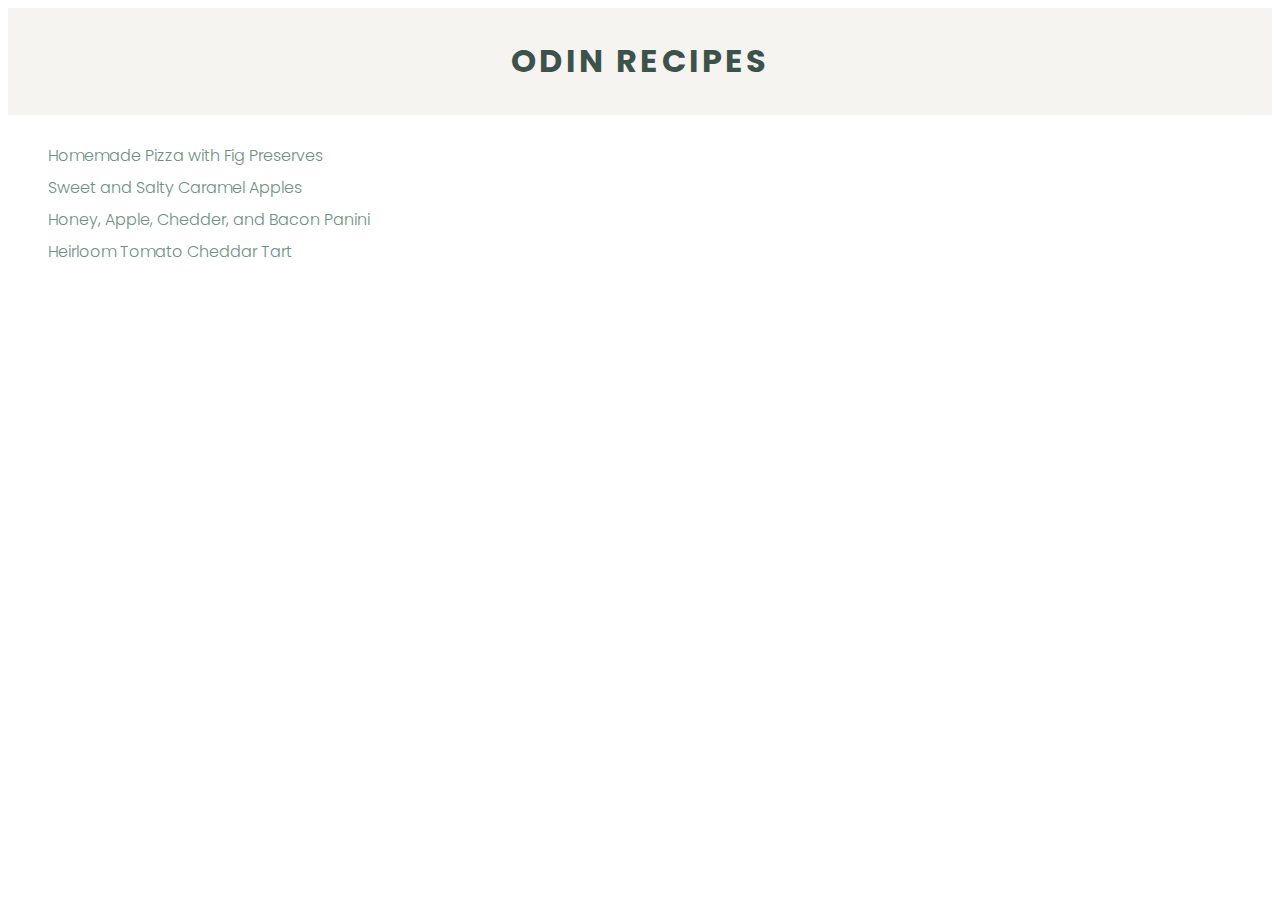
<file: index.html>
<!DOCTYPE html>
<html lang="en">
<head>
    <meta charset="UTF-8">
    <title>Odin Recipes</title>
    <link rel="stylesheet" href="styles.css">
    <link rel="preconnect" href="https://fonts.googleapis.com">
<link rel="preconnect" href="https://fonts.gstatic.com" crossorigin>
<link href="https://fonts.googleapis.com/css2?family=Poppins:ital,wght@0,300;0,600;1,100&display=swap" rel="stylesheet">
</head>

<body>
  <div class="home-title">
    <h1>Odin Recipes</h1>
  </div> 
  <div class="home-link">
    <ul>
      <li><a href="./recipes/pizza-with-fig.html">Homemade Pizza with Fig Preserves</a></li>
      <li><a href="./recipes/caramel-apples.html">Sweet and Salty Caramel Apples</a></li>
      <li><a href="./recipes/honey-apple-chedder-panini.html">Honey, Apple, Chedder, and Bacon Panini</a></li>
      <li><a href="./recipes/tomato-chedder-tart.html">Heirloom Tomato Cheddar Tart</a></li>
    </ul>
  </div>

  
</body>


</html>
</file>
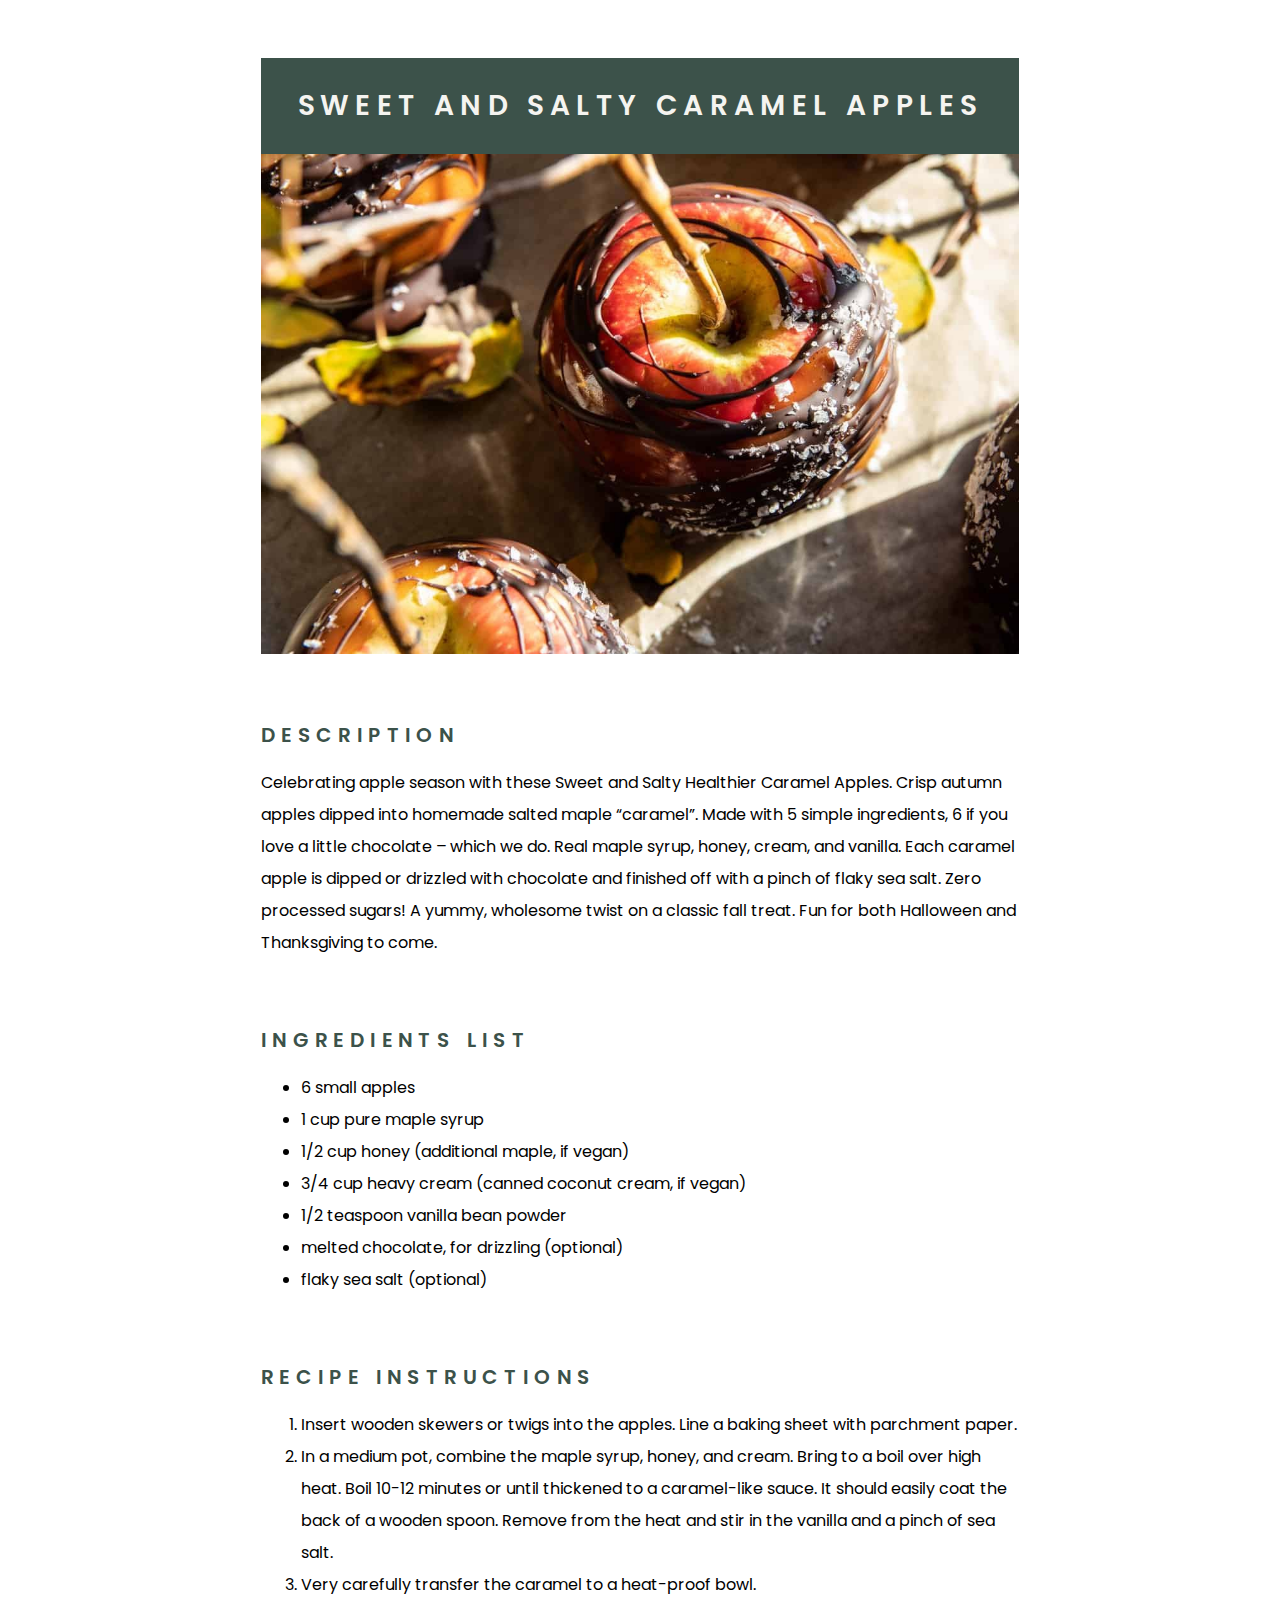
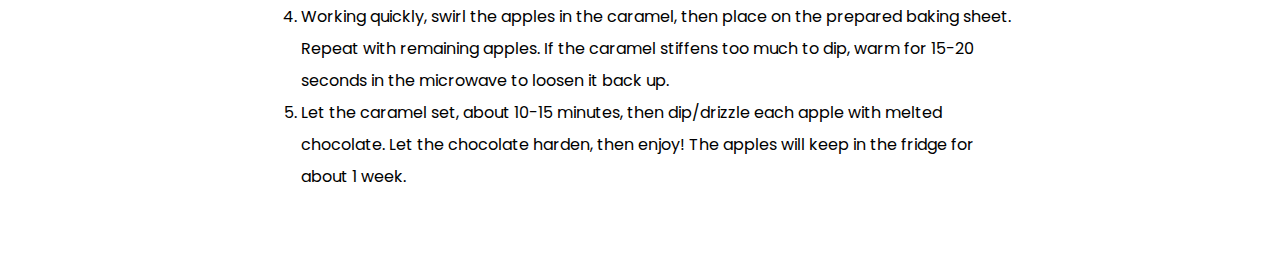
<file: recipes/caramel-apples.html>
<!DOCTYPE html>
<html lang="en">
    <head>
        <meta charset="UTF-8">
        <title>Sweet and Salty Caramel Apples</title>
        <link rel="stylesheet" href="../styles.css">
        <link rel="preconnect" href="https://fonts.googleapis.com">
<link rel="preconnect" href="https://fonts.gstatic.com" crossorigin>
<link href="https://fonts.googleapis.com/css2?family=Poppins:ital,wght@0,300;0,600;1,100&display=swap" rel="stylesheet">
    </head>
    <body>
        <div class="recipe">
            <div class="recipe-title">
                <h1>Sweet and Salty Caramel Apples</h1>
            </div>
            <div class="recipe-image">
                <img src="../images/apples.jpeg" alt="apples-header">
            </div>
            <h2>Description</h2>
            <p>Celebrating apple season with these Sweet and Salty Healthier Caramel Apples. Crisp autumn apples dipped into homemade salted maple “caramel”. Made with 5 simple ingredients, 6 if you love a little chocolate – which we do. Real maple syrup, honey, cream, and vanilla. Each caramel apple is dipped or drizzled with chocolate and finished off with a pinch of flaky sea salt. Zero processed sugars! A yummy, wholesome twist on a classic fall treat. Fun for both Halloween and Thanksgiving to come.</p>
            <h2>Ingredients List</h2>
            <ul>
                <li>6 small apples</li>
                <li>1 cup pure maple syrup</li>
                <li>1/2 cup honey (additional maple, if vegan)</li>
                <li>3/4 cup heavy cream (canned coconut cream, if vegan)</li>
                <li>1/2 teaspoon vanilla bean powder</li>
                <li>melted chocolate, for drizzling (optional)</li>
                <li>flaky sea salt (optional)</li>
            </ul>
            <h2>Recipe Instructions</h2>
            <ol>
                <li>Insert wooden skewers or twigs into the apples. Line a baking sheet with parchment paper.</li>
                <li>In a medium pot, combine the maple syrup, honey, and cream. Bring to a boil over high heat. Boil 10-12 minutes or until thickened to a caramel-like sauce. It should easily coat the back of a wooden spoon. Remove from the heat and stir in the vanilla and a pinch of sea salt.</li>
                <li>Very carefully transfer the caramel to a heat-proof bowl.</li>
                <li>Working quickly, swirl the apples in the caramel, then place on the prepared baking sheet. Repeat with remaining apples. If the caramel stiffens too much to dip, warm for 15-20 seconds in the microwave to loosen it back up.</li>
                <li>Let the caramel set, about 10-15 minutes, then dip/drizzle each apple with melted chocolate. Let the chocolate harden, then enjoy! The apples will keep in the fridge for about 1 week.</li>
                
            </ol>
        </div>
    </body>
</html>
</file>
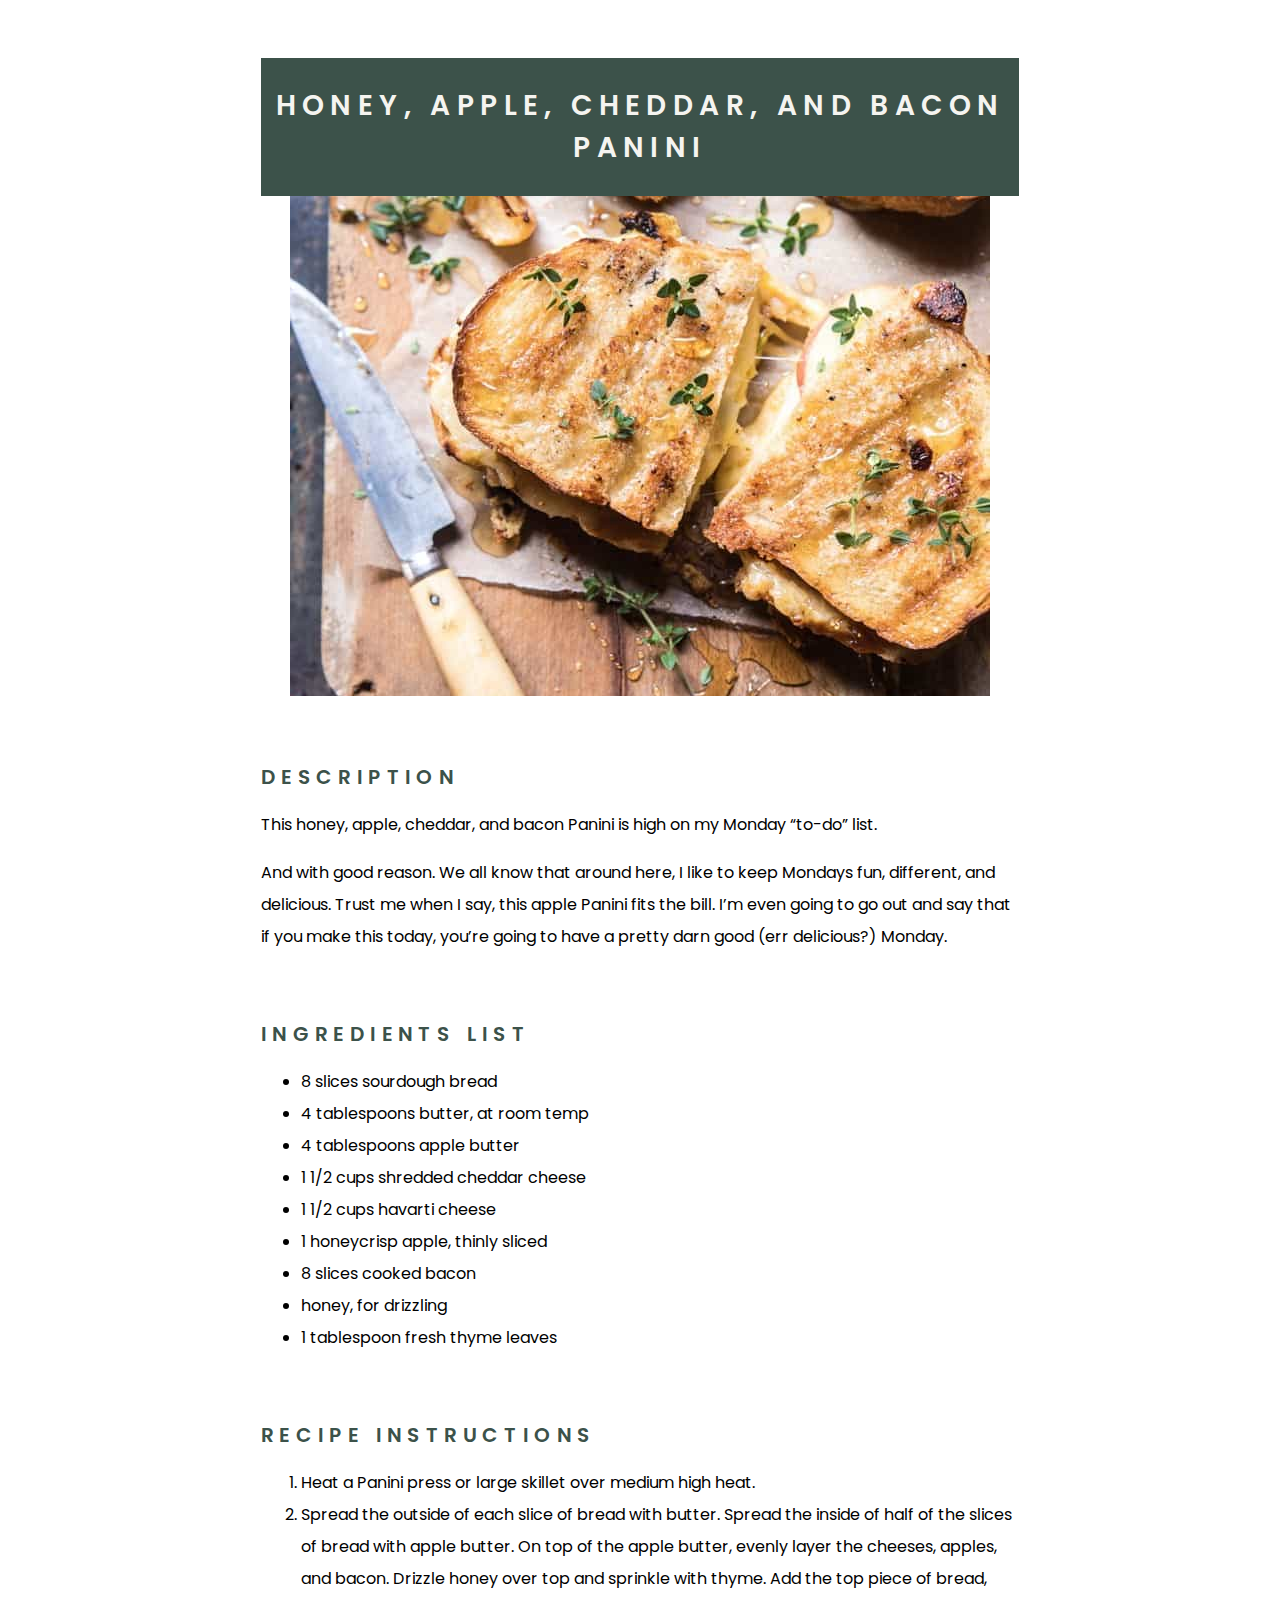
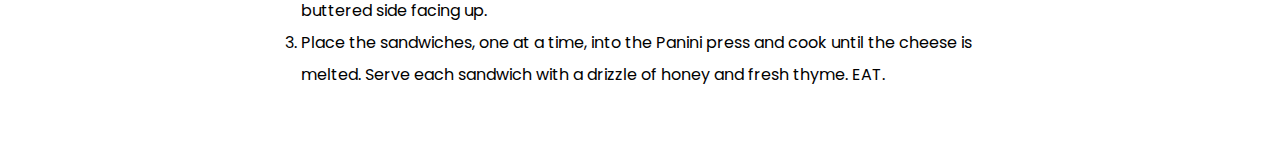
<file: recipes/honey-apple-chedder-panini.html>
<!DOCTYPE html>
<html lang="en">
    <head>
        <meta charset="UTF-8">
        <title>Honey, Apple, Cheddar, and Bacon Panini</title>
        <link rel="stylesheet" href="../styles.css">
        <link rel="preconnect" href="https://fonts.googleapis.com">
<link rel="preconnect" href="https://fonts.gstatic.com" crossorigin>
<link href="https://fonts.googleapis.com/css2?family=Poppins:ital,wght@0,300;0,600;1,100&display=swap" rel="stylesheet">
    </head>

    <body>
        <div class="recipe">
            <div class="recipe-title">
                <h1>Honey, Apple, Cheddar, and Bacon Panini</h1>
            </div>
            <div class="recipe-image">
                <img src="../images/panini.jpeg" alt="panini">
            </div>
            <h2>Description</h2>
            <p>This honey, apple, cheddar, and bacon Panini is high on my Monday “to-do” list.</p>
            <p>And with good reason. We all know that around here, I like to keep Mondays fun, different, and delicious. Trust me when I say, this apple Panini fits the bill. I’m even going to go out and say that if you make this today, you’re going to have a pretty darn good (err delicious?) Monday.</p>
            <h2>Ingredients List</h2>
            <ul>
                <li>8 slices sourdough bread</li>
                <li>4 tablespoons butter, at room temp</li>
                <li>4 tablespoons apple butter</li>
                <li>1 1/2 cups shredded cheddar cheese</li>
                <li>1 1/2 cups havarti cheese</li>
                <li>1 honeycrisp apple, thinly sliced</li>
                <li>8 slices cooked bacon</li>
                <li>honey, for drizzling</li>
                <li>1 tablespoon fresh thyme leaves</li>
            </ul>
            <h2>Recipe Instructions</h2>
            <ol>
                <li>Heat a Panini press or large skillet over medium high heat.</li>
                <li>Spread the outside of each slice of bread with butter. Spread the inside of half of the slices of bread with apple butter. On top of the apple butter, evenly layer the cheeses, apples, and bacon. Drizzle honey over top and sprinkle with thyme. Add the top piece of bread, buttered side facing up.</li>
                <li>Place the sandwiches, one at a time, into the Panini press and cook until the cheese is melted. Serve each sandwich with a drizzle of honey and fresh thyme. EAT. </li>
            </ol>
        </div>
    </body>
</html>
</file>
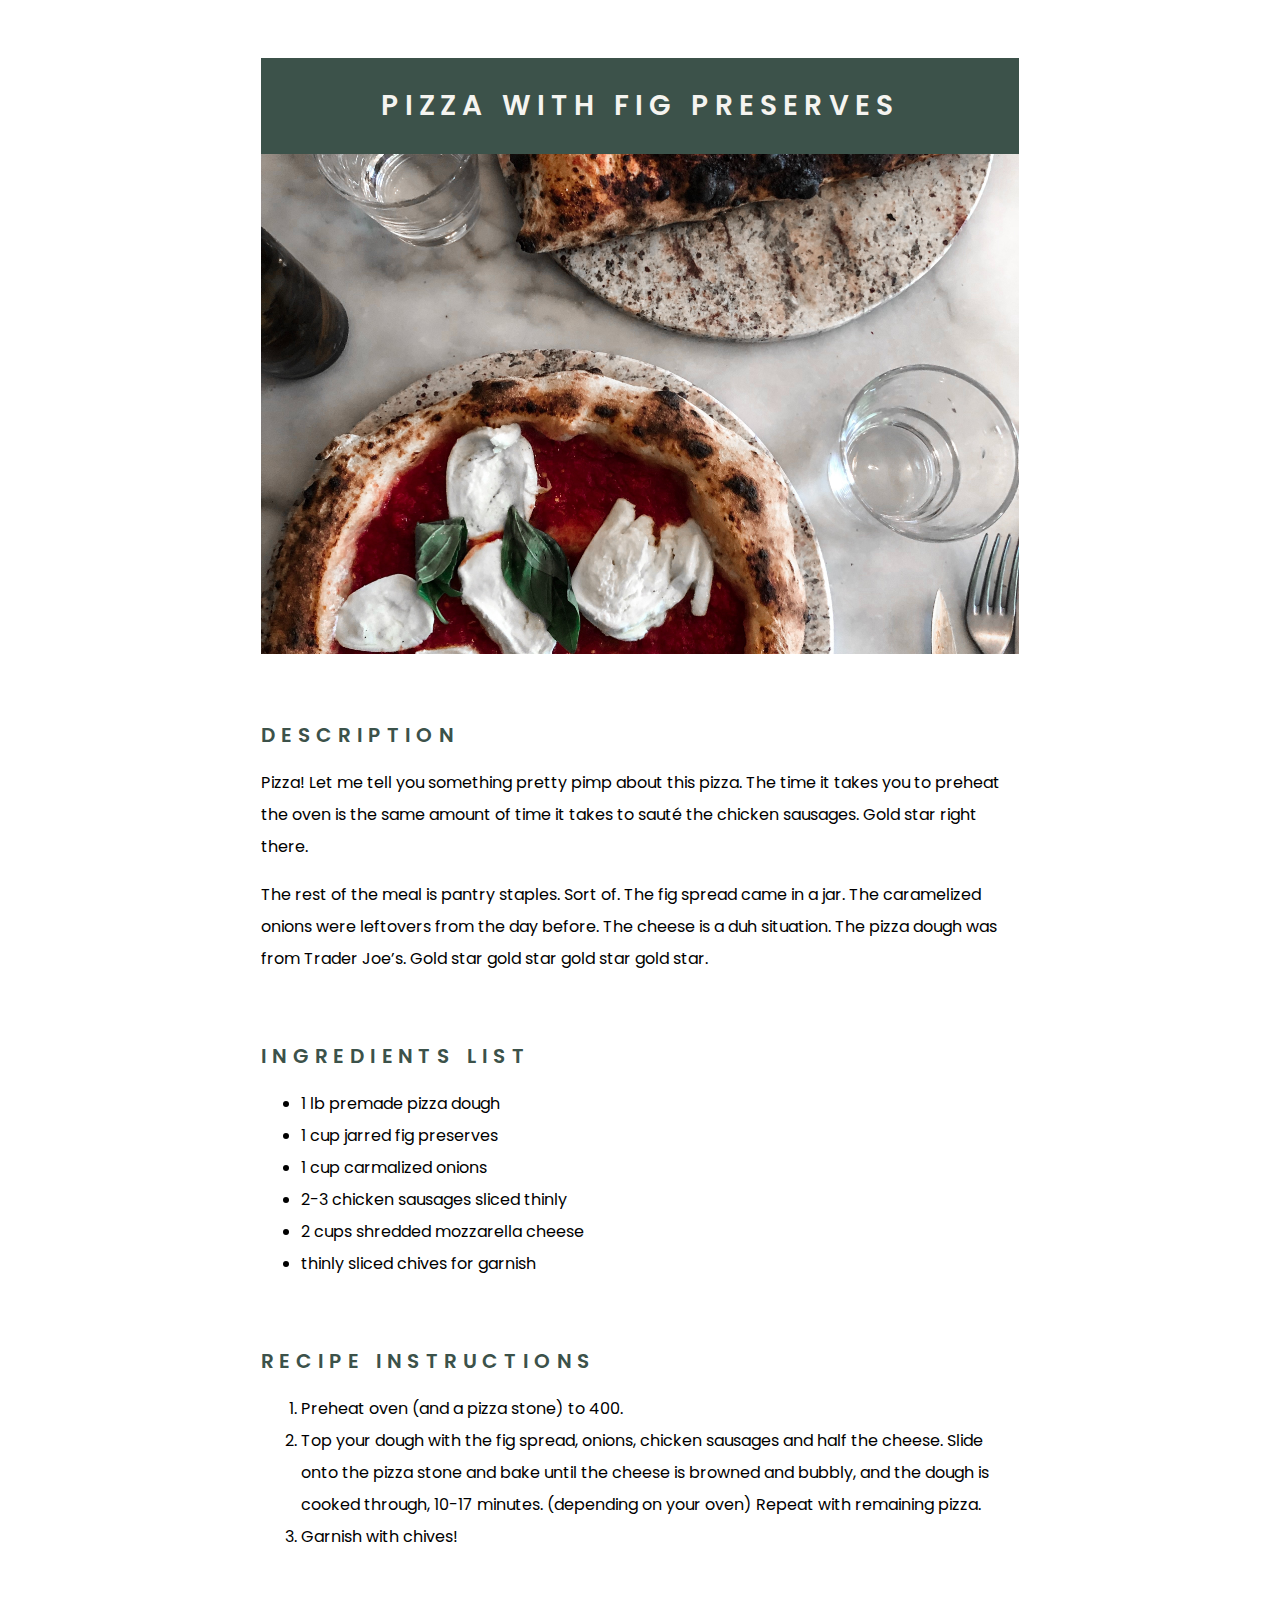
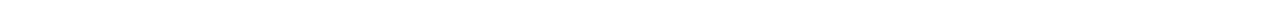
<file: recipes/pizza-with-fig.html>
<!DOCTYPE html>
<html lang="en">
<head>
    <meta charset="UTF-8">
    <title>Pizza With Fig Preserves</title>
    <link rel="stylesheet" href="../styles.css">
    <link rel="preconnect" href="https://fonts.googleapis.com">
    <link rel="preconnect" href="https://fonts.gstatic.com" crossorigin>
    <link href="https://fonts.googleapis.com/css2?family=Poppins:ital,wght@0,300;0,600;1,100&display=swap" rel="stylesheet">
</head>

<body>
    <div class="recipe">
        <div class="recipe-title">
            <h1>Pizza With Fig Preserves</h1>
        </div>
        <div class="recipe-image">
            <img src="../images/pizza-header.jpg" alt="pizza-header">
        </div>
        <h2>Description</h2>
        <p>Pizza! Let me tell you something pretty pimp about this pizza. The time it takes you to preheat the oven is the same amount of time it takes to sauté the chicken sausages. Gold star right there.</p>
        <p>The rest of the meal is pantry staples. Sort of. The fig spread came in a jar. The caramelized onions were leftovers from the day before. The cheese is a duh situation. The pizza dough was from Trader Joe’s. Gold star gold star gold star gold star.</p>
        <h2>Ingredients List</h2>
        <ul>
            <li>1 lb premade pizza dough</li>
            <li>1 cup jarred fig preserves</li>
            <li>1 cup carmalized onions</li>
            <li>2-3 chicken sausages sliced thinly</li>
            <li>2 cups shredded mozzarella cheese</li>
            <li>thinly sliced chives for garnish</li>
        </ul>

        <h2>Recipe Instructions</h2>
        <ol>
            <li>Preheat oven (and a pizza stone) to 400.</li>
            <li>Top your dough with the fig spread, onions, chicken sausages and half the cheese. Slide onto the pizza stone and bake until the cheese is browned and bubbly, and the dough is cooked through, 10-17 minutes. (depending on your oven) Repeat with remaining pizza.</li>
            <li>Garnish with chives!</li>
        </ol>
    </div>
</body>

</html>
</file>
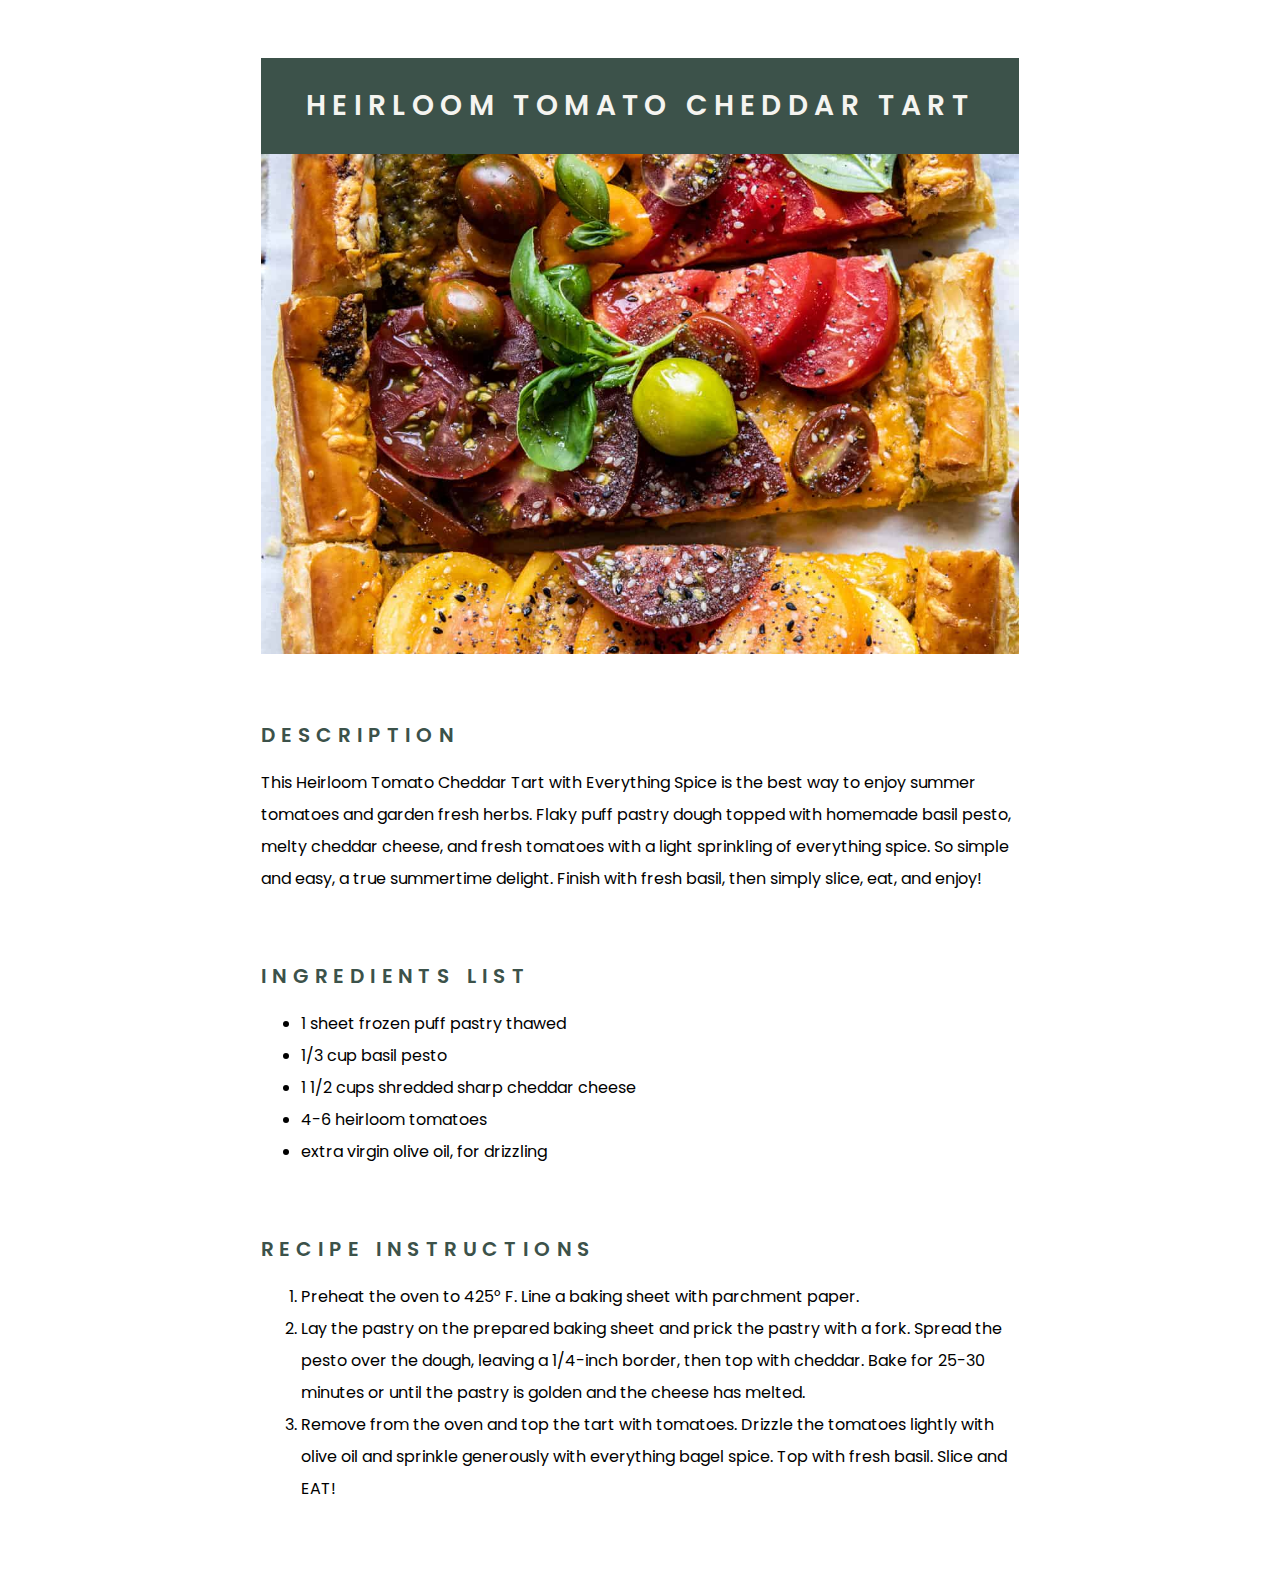
<file: recipes/tomato-chedder-tart.html>
<!DOCTYPE html>
<html lang="en">
    <head>
        <meta charset="UTF-8">
        <title>Heirloom Tomato Cheddar Tart</title>
        <link rel="stylesheet" href="../styles.css">
        <link rel="preconnect" href="https://fonts.googleapis.com">
<link rel="preconnect" href="https://fonts.gstatic.com" crossorigin>
<link href="https://fonts.googleapis.com/css2?family=Poppins:ital,wght@0,300;0,600;1,100&display=swap" rel="stylesheet">
    </head>

    <body>
        <div class="recipe">
            <div class="recipe-title">
                <h1>Heirloom Tomato Cheddar Tart</h1>
            </div>
            <div class="recipe-image">
                <img src="../images/tart.jpeg" alt="tart">
            </div>
            <h2>Description</h2>
            <p>This Heirloom Tomato Cheddar Tart with Everything Spice is the best way to enjoy summer tomatoes and garden fresh herbs. Flaky puff pastry dough topped with homemade basil pesto, melty cheddar cheese, and fresh tomatoes with a light sprinkling of everything spice. So simple and easy, a true summertime delight. Finish with fresh basil, then simply slice, eat, and enjoy!</p>
            <h2>Ingredients List</h2>
            <ul>
                <li>1 sheet frozen puff pastry thawed</li>
                <li>1/3 cup basil pesto</li>
                <li>1 1/2 cups shredded sharp cheddar cheese</li>
                <li>4-6 heirloom tomatoes</li>
                <li>extra virgin olive oil, for drizzling</li>
            </ul>
            <h2>Recipe Instructions</h2>
            <ol>
                <li>Preheat the oven to 425° F. Line a baking sheet with parchment paper.</li>
                <li>Lay the pastry on the prepared baking sheet and prick the pastry with a fork. Spread the pesto over the dough, leaving a 1/4-inch border, then top with cheddar. Bake for 25-30 minutes or until the pastry is golden and the cheese has melted.</li>
                <li>Remove from the oven and top the tart with tomatoes. Drizzle the tomatoes lightly with olive oil and sprinkle generously with everything bagel spice. Top with fresh basil. Slice and EAT!</li>
            </ol>
        </div>
    </body>
</html>
</file>
<file: styles.css>
.home-title {
    width: 100%;
    padding-top: .5rem;
    padding-bottom: .5rem;
    margin-bottom: 2%;
    text-align: center;
    background-color: #f5f4f0;
}

.home-title h1 {
    font-family: 'Poppins', sans-serif;
    text-transform: uppercase;
    letter-spacing: .2rem;
    color: #3c524a;
}

.home-link {
    font-family: 'Poppins', sans-serif;
    font-weight: 300;
    line-height: 2rem;
    text-decoration: none;
}

.home-link ul li a {
    text-decoration: none;
    color: #6e9185;
}

.home-link ul {
    list-style-type: none;
}

.recipe-title {
    width: 100%;
    padding-top: .5rem;
    padding-bottom: .5rem;
    text-align: center;
    background-color: #3c524a;
}

.recipe-title h1 {
    font-family: 'Poppins', sans-serif;
    letter-spacing: .4rem;
    color: #f5f4f0; 
    font-weight: 600;
    text-transform: uppercase;
    font-size: 28px;
}

.recipe-image {
    display: flex;
    justify-content: center;
    align-items: center;
    overflow: hidden;
    height: 500px;

}

.recipe-image img {
    flex-shrink: 1;
    min-width: 50%;
    min-height: 50%;
}

.recipe h2 {
    font-family: 'Poppins', sans-serif;
    letter-spacing: .4rem;
    color: #3c524a; 
    font-weight: 600;
    text-transform: uppercase;
    font-size: 20px;
    padding-top: 50px;
}

.recipe p {
    font-family: 'Poppins', sans-serif;
    line-height: 2rem;
}

.recipe {
    padding: 50px 20%;
}

.recipe ul li {
    text-decoration: none;
    font-family: 'Poppins', sans-serif;
    line-height: 2rem;
}

.recipe ol li {
    text-decoration: none;
    font-family: 'Poppins', sans-serif;
    line-height: 2rem;
}
</file>
